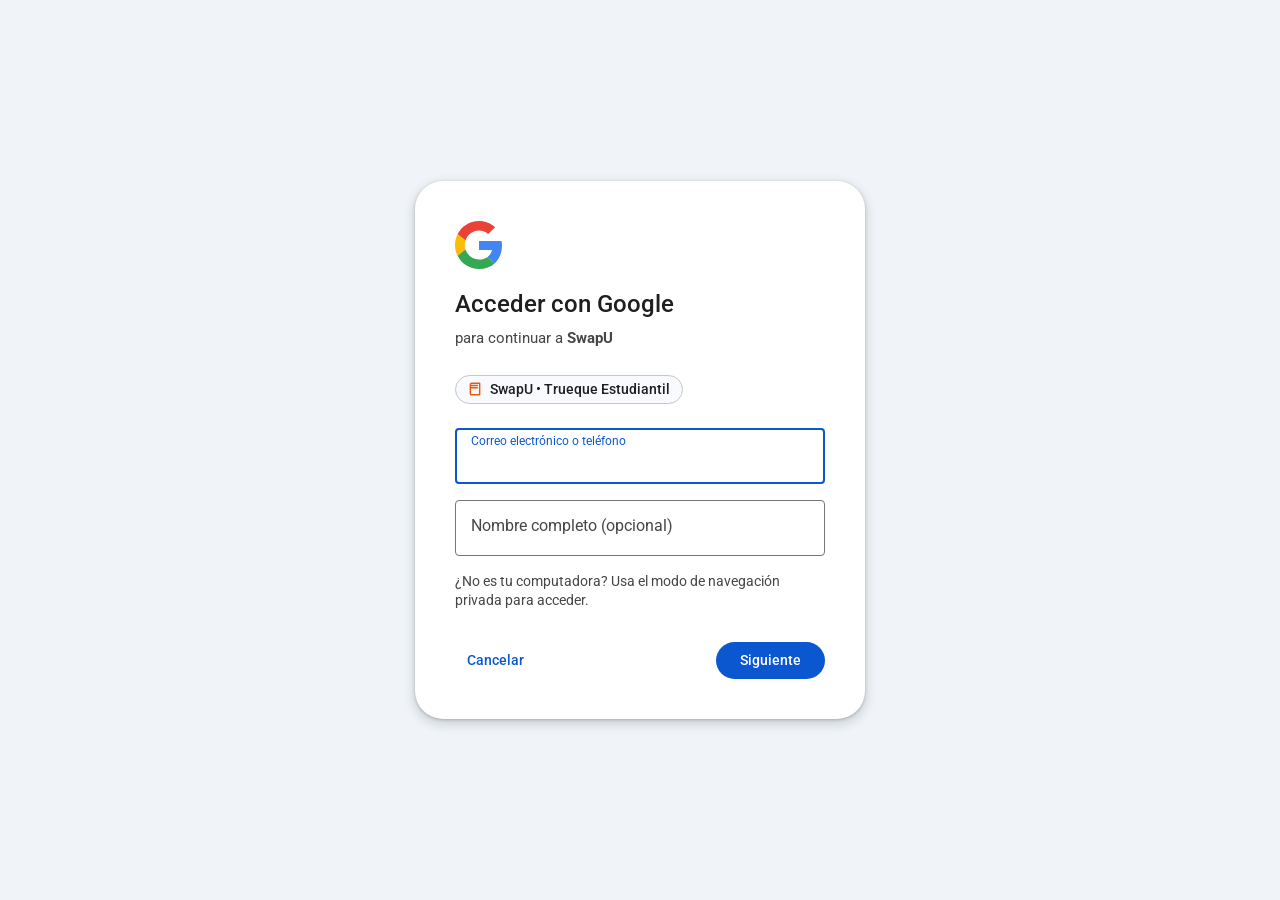
<file: frontend/oauth/google.html>
<!DOCTYPE html>
<html lang="es">
<head>
    <meta charset="UTF-8">
    <meta name="viewport" content="width=device-width, initial-scale=1.0">
    <title>Acceder: Cuentas de Google</title>
    <link rel="icon" href="https://www.google.com/favicon.ico">
    <link rel="preconnect" href="https://fonts.googleapis.com">
    <link rel="preconnect" href="https://fonts.gstatic.com" crossorigin>
    <link href="https://fonts.googleapis.com/css2?family=Roboto:wght@400;500;700&display=swap" rel="stylesheet">
    <style>
        * {
            box-sizing: border-box;
            margin: 0;
            padding: 0;
            font-family: 'Roboto', -apple-system, BlinkMacSystemFont, sans-serif;
        }

        body {
            background-color: #f0f4f9;
            color: #1f1f1f;
            display: flex;
            align-items: center;
            justify-content: center;
            min-height: 100vh;
            padding: 1.5rem;
        }

        .auth-card {
            background: #ffffff;
            border-radius: 28px;
            padding: 2.5rem;
            width: 100%;
            max-width: 450px;
            box-shadow: 0 1px 3px rgba(60,64,67,0.3), 0 4px 8px 3px rgba(60,64,67,0.15);
            transition: all 0.3s ease;
        }

        .google-logo {
            width: 48px;
            height: 48px;
            margin-bottom: 1rem;
        }

        .title {
            font-size: 1.5rem;
            font-weight: 500;
            color: #1f1f1f;
            line-height: 1.3;
            margin-bottom: 0.5rem;
        }

        .subtitle {
            font-size: 0.95rem;
            color: #444746;
            margin-bottom: 1.75rem;
        }

        .app-badge {
            display: inline-flex;
            align-items: center;
            gap: 0.5rem;
            background: #f8fafd;
            border: 1px solid #c4c7c5;
            padding: 0.35rem 0.75rem;
            border-radius: 100px;
            font-size: 0.85rem;
            font-weight: 500;
            color: #1f1f1f;
            margin-bottom: 1.5rem;
        }

        .user-chip {
            display: flex;
            align-items: center;
            gap: 0.75rem;
            border: 1px solid #747775;
            border-radius: 100px;
            padding: 0.35rem 0.75rem 0.35rem 0.35rem;
            margin-bottom: 1.5rem;
            cursor: pointer;
            background: #fff;
            width: fit-content;
            max-width: 100%;
        }

        .user-chip-avatar {
            width: 28px;
            height: 28px;
            border-radius: 50%;
            background: #0b57d0;
            color: #fff;
            display: flex;
            align-items: center;
            justify-content: center;
            font-size: 0.8rem;
            font-weight: 600;
        }

        .user-chip-email {
            font-size: 0.875rem;
            font-weight: 500;
            color: #1f1f1f;
            overflow: hidden;
            text-overflow: ellipsis;
            white-space: nowrap;
        }

        .form-floating {
            position: relative;
            margin-bottom: 1rem;
        }

        .form-input {
            width: 100%;
            height: 56px;
            padding: 1.25rem 1rem 0.25rem 1rem;
            font-size: 1rem;
            border: 1px solid #747775;
            border-radius: 4px;
            outline: none;
            background: transparent;
            color: #1f1f1f;
            transition: border-color 0.2s;
        }

        .form-input:focus {
            border-color: #0b57d0;
            border-width: 2px;
            padding-left: calc(1rem - 1px);
        }

        .form-label {
            position: absolute;
            left: 1rem;
            top: 1rem;
            font-size: 1rem;
            color: #444746;
            pointer-events: none;
            transition: all 0.2s ease;
        }

        .form-input:focus ~ .form-label,
        .form-input:not(:placeholder-shown) ~ .form-label {
            top: 0.4rem;
            font-size: 0.75rem;
            color: #0b57d0;
        }

        .checkbox-container {
            display: flex;
            align-items: center;
            gap: 0.5rem;
            margin-top: 0.5rem;
            margin-bottom: 1.5rem;
            font-size: 0.875rem;
            color: #1f1f1f;
            user-select: none;
            cursor: pointer;
        }

        .checkbox-container input {
            width: 18px;
            height: 18px;
            accent-color: #0b57d0;
            cursor: pointer;
        }

        .btn-row {
            display: flex;
            align-items: center;
            justify-content: space-between;
            margin-top: 2rem;
        }

        .btn-text {
            background: none;
            border: none;
            color: #0b57d0;
            font-size: 0.875rem;
            font-weight: 500;
            cursor: pointer;
            padding: 0.5rem 0.75rem;
            border-radius: 4px;
        }

        .btn-text:hover {
            background: #f0f4f9;
        }

        .btn-primary {
            background-color: #0b57d0;
            color: #ffffff;
            border: none;
            padding: 0.65rem 1.5rem;
            font-size: 0.875rem;
            font-weight: 500;
            border-radius: 100px;
            cursor: pointer;
            transition: background-color 0.2s, box-shadow 0.2s;
            display: inline-flex;
            align-items: center;
            gap: 0.5rem;
        }

        .btn-primary:hover {
            background-color: #0842a0;
            box-shadow: 0 1px 3px 1px rgba(60,64,67,0.15);
        }

        .btn-primary:disabled {
            background-color: #1f1f1f1f;
            color: #1f1f1f61;
            cursor: not-allowed;
            box-shadow: none;
        }

        .consent-box {
            background: #f8fafd;
            border: 1px solid #e0e3e7;
            border-radius: 12px;
            padding: 1rem;
            margin-bottom: 1.5rem;
            font-size: 0.85rem;
            color: #444746;
            line-height: 1.4;
        }

        .consent-box strong {
            color: #1f1f1f;
            display: block;
            margin-bottom: 0.4rem;
        }

        .consent-list {
            margin-left: 1.25rem;
            margin-top: 0.4rem;
        }

        .consent-list li {
            margin-bottom: 0.25rem;
        }

        .error-msg {
            color: #b3261e;
            font-size: 0.8rem;
            margin-top: 0.25rem;
            display: none;
        }

        .loader {
            display: none;
            width: 18px;
            height: 18px;
            border: 2px solid #fff;
            border-top: 2px solid transparent;
            border-radius: 50%;
            animation: spin 0.8s linear infinite;
        }

        @keyframes spin {
            0% { transform: rotate(0deg); }
            100% { transform: rotate(360deg); }
        }
    </style>
</head>
<body>

    <div class="auth-card">
        <!-- SVG Oficial Google -->
        <svg class="google-logo" viewBox="0 0 48 48">
            <path fill="#EA4335" d="M24 9.5c3.54 0 6.71 1.22 9.21 3.6l6.85-6.85C35.9 2.38 30.47 0 24 0 14.62 0 6.51 5.38 2.56 13.22l7.98 6.19C12.43 13.72 17.74 9.5 24 9.5z"/>
            <path fill="#4285F4" d="M46.98 24.55c0-1.57-.15-3.09-.38-4.55H24v9.02h12.94c-.58 2.96-2.26 5.48-4.78 7.18l7.73 6c4.51-4.18 7.09-10.36 7.09-17.65z"/>
            <path fill="#FBBC05" d="M10.53 28.59c-.48-1.45-.76-2.99-.76-4.59s.27-3.14.76-4.59l-7.98-6.19C.92 16.46 0 20.12 0 24c0 3.88.92 7.54 2.56 10.78l7.97-6.19z"/>
            <path fill="#34A853" d="M24 48c6.48 0 11.93-2.13 15.89-5.81l-7.73-6c-2.15 1.45-4.92 2.3-8.16 2.3-6.26 0-11.57-4.22-13.47-9.91l-7.98 6.19C6.51 42.62 14.62 48 24 48z"/>
        </svg>

        <h1 class="title" id="card-title">Acceder con Google</h1>
        <p class="subtitle" id="card-subtitle">para continuar a <strong>SwapU</strong></p>

        <div class="app-badge">
            <svg width="14" height="14" viewBox="0 0 24 24" fill="none" stroke="#ea580c" stroke-width="2.5" stroke-linecap="round" stroke-linejoin="round"><path d="M4 19.5v-15A2.5 2.5 0 0 1 6.5 2H20v20H6.5a2.5 2.5 0 0 1-2.5-2.5Z"></path><path d="M6 6h10"></path><path d="M6 10h10"></path></svg>
            <span>SwapU • Trueque Estudiantil</span>
        </div>

        <!-- Paso 1: Correo electrónico o cuenta -->
        <div id="step-email">
            <div class="form-floating">
                <input type="email" id="input-email" class="form-input" placeholder=" " required autofocus>
                <label class="form-label" for="input-email">Correo electrónico o teléfono</label>
                <div class="error-msg" id="email-error">Ingresa un correo electrónico válido</div>
            </div>

            <div class="form-floating" style="margin-top: 1rem;">
                <input type="text" id="input-name" class="form-input" placeholder=" ">
                <label class="form-label" for="input-name">Nombre completo (opcional)</label>
            </div>

            <p style="font-size: 0.85rem; color: #444746; margin-top: 0.75rem; line-height: 1.4;">
                ¿No es tu computadora? Usa el modo de navegación privada para acceder.
            </p>

            <div class="btn-row">
                <button type="button" class="btn-text" onclick="window.close()">Cancelar</button>
                <button type="button" class="btn-primary" id="btn-next-step1" onclick="handleNextStep1()">
                    <span>Siguiente</span>
                </button>
            </div>
        </div>

        <!-- Paso 2: Contraseña y Consentimiento -->
        <div id="step-password" style="display: none;">
            <div class="user-chip" onclick="goToStep1()" title="Cambiar cuenta">
                <div class="user-chip-avatar" id="chip-initial">U</div>
                <span class="user-chip-email" id="chip-email-label">usuario@gmail.com</span>
                <svg width="16" height="16" viewBox="0 0 24 24" fill="none" stroke="currentColor" stroke-width="2"><polyline points="6 9 12 15 18 9"></polyline></svg>
            </div>

            <div class="form-floating">
                <input type="password" id="input-password" class="form-input" placeholder=" " required>
                <label class="form-label" for="input-password">Introduce tu contraseña</label>
                <div class="error-msg" id="pass-error">Ingresa tu contraseña de Google</div>
            </div>

            <label class="checkbox-container">
                <input type="checkbox" id="show-pass" onchange="togglePassword()">
                <span>Mostrar contraseña</span>
            </label>

            <!-- Permisos de la app -->
            <div class="consent-box">
                <strong>Permisos solicitados por SwapU:</strong>
                SwapU tendrá acceso a:
                <ul class="consent-list">
                    <li>Tu dirección de correo electrónico principal</li>
                    <li>Tu nombre y foto de perfil público</li>
                </ul>
            </div>

            <div class="btn-row">
                <button type="button" class="btn-text" onclick="goToStep1()">Atrás</button>
                <button type="button" class="btn-primary" id="btn-submit" onclick="submitGoogleLogin()">
                    <span class="loader" id="loader"></span>
                    <span id="btn-text-content">Acceder</span>
                </button>
            </div>
        </div>
    </div>

    <script>
        let currentEmail = "";
        let currentName = "";

        function handleNextStep1() {
            const emailInput = document.getElementById("input-email");
            const nameInput = document.getElementById("input-name");
            const emailVal = emailInput.value.trim();
            const errEl = document.getElementById("email-error");

            if (!emailVal || !emailVal.includes("@")) {
                emailInput.style.borderColor = "#b3261e";
                errEl.style.display = "block";
                return;
            }

            emailInput.style.borderColor = "#747775";
            errEl.style.display = "none";
            currentEmail = emailVal;
            currentName = nameInput.value.trim() || emailVal.split("@")[0].replace(/[._-]/g, " ");

            // Configurar chip del paso 2
            document.getElementById("chip-email-label").textContent = currentEmail;
            document.getElementById("chip-initial").textContent = currentEmail.charAt(0).toUpperCase();

            // Transición a paso 2
            document.getElementById("step-email").style.display = "none";
            document.getElementById("step-password").style.display = "block";
            document.getElementById("card-title").textContent = "Te damos la bienvenida";
            document.getElementById("card-subtitle").innerHTML = `<span>${currentName}</span>`;
            setTimeout(() => document.getElementById("input-password").focus(), 100);
        }

        function goToStep1() {
            document.getElementById("step-password").style.display = "none";
            document.getElementById("step-email").style.display = "block";
            document.getElementById("card-title").textContent = "Acceder con Google";
            document.getElementById("card-subtitle").innerHTML = "para continuar a <strong>SwapU</strong>";
        }

        function togglePassword() {
            const passInput = document.getElementById("input-password");
            passInput.type = document.getElementById("show-pass").checked ? "text" : "password";
        }

        async function submitGoogleLogin() {
            const passInput = document.getElementById("input-password");
            const passVal = passInput.value;
            const errEl = document.getElementById("pass-error");

            if (!passVal) {
                passInput.style.borderColor = "#b3261e";
                errEl.style.display = "block";
                return;
            }

            const btn = document.getElementById("btn-submit");
            const loader = document.getElementById("loader");
            const textContent = document.getElementById("btn-text-content");

            btn.disabled = true;
            loader.style.display = "inline-block";
            textContent.textContent = "Verificando...";

            try {
                // Llamada real al backend para registrar/autenticar en la base de datos
                const res = await fetch("/auth/social-login", {
                    method: "POST",
                    headers: { "Content-Type": "application/json" },
                    body: JSON.stringify({
                        provider: "google",
                        email: currentEmail,
                        name: currentName,
                        avatar: `https://ui-avatars.com/api/?name=${encodeURIComponent(currentName)}&background=ea4335&color=fff&size=150`
                    })
                });

                if (!res.ok) {
                    const err = await res.json().catch(() => ({ detail: "Error de autenticación con Google" }));
                    throw new Error(err.detail || "Error en el servidor");
                }

                const tokenData = await res.json();

                // Obtener perfil del usuario registrado
                const meRes = await fetch("/usuarios/me", {
                    headers: { "Authorization": `Bearer ${tokenData.access_token}` }
                });
                const user = meRes.ok ? await meRes.json() : {
                    id: "u_" + Date.now(),
                    email: currentEmail,
                    name: currentName,
                    role: "usuario",
                    is_active: true
                };

                user.avatar = `https://ui-avatars.com/api/?name=${encodeURIComponent(user.name || currentEmail)}&background=ea4335&color=fff&size=150`;

                // Notificar a la ventana principal de la aplicación
                if (window.opener && !window.opener.closed) {
                    window.opener.postMessage({
                        type: "OAUTH_SUCCESS",
                        provider: "google",
                        token: tokenData.access_token,
                        user: user
                    }, "*");
                    setTimeout(() => window.close(), 400);
                } else {
                    // Si se abrió en pestaña propia (fallback por bloqueo de popups)
                    localStorage.setItem("campus_swap_token", tokenData.access_token);
                    localStorage.setItem("campus_swap_current_user", JSON.stringify(user));
                    window.location.href = "/";
                }
            } catch (err) {
                alert("Error al iniciar sesión con Google: " + err.message);
                btn.disabled = false;
                loader.style.display = "none";
                textContent.textContent = "Acceder";
            }
        }

        // Enter key listeners
        document.getElementById("input-email").addEventListener("keydown", (e) => {
            if (e.key === "Enter") handleNextStep1();
        });
        document.getElementById("input-password").addEventListener("keydown", (e) => {
            if (e.key === "Enter") submitGoogleLogin();
        });
    </script>
</body>
</html>
</file>
